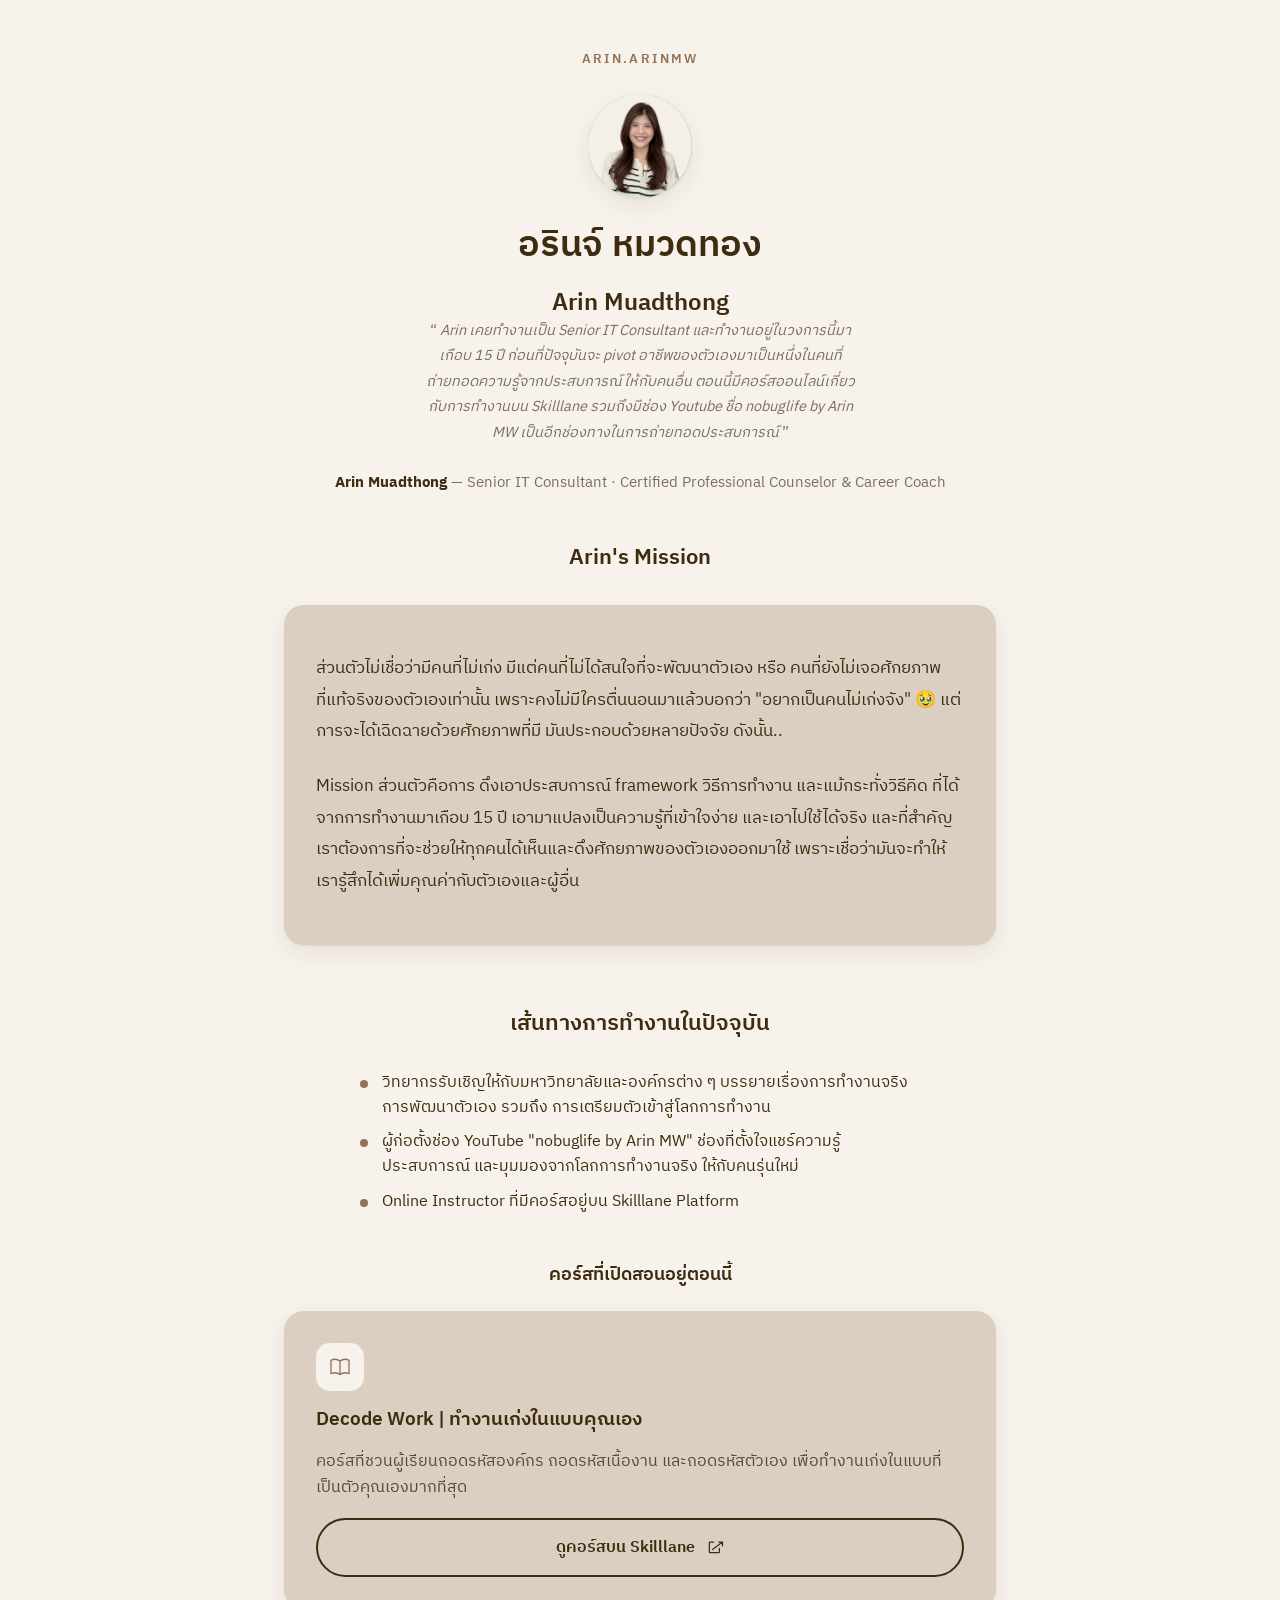
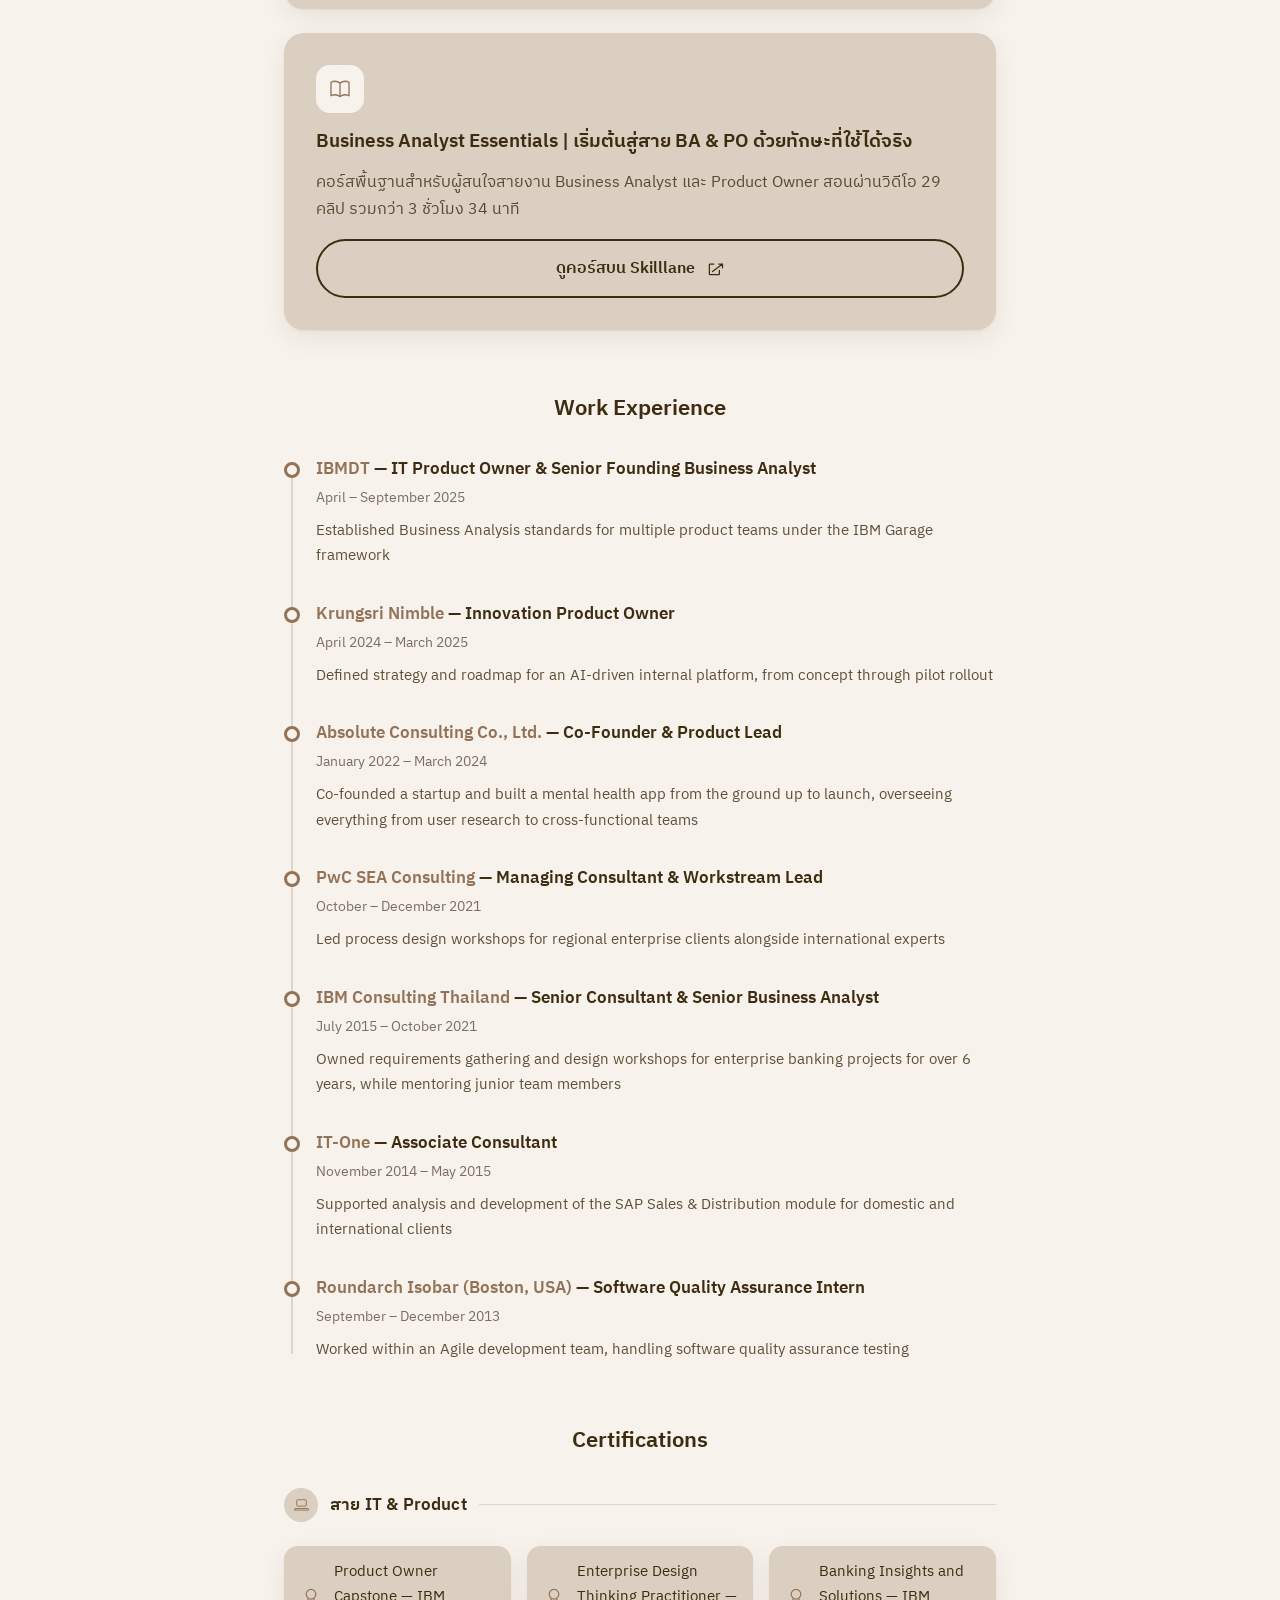
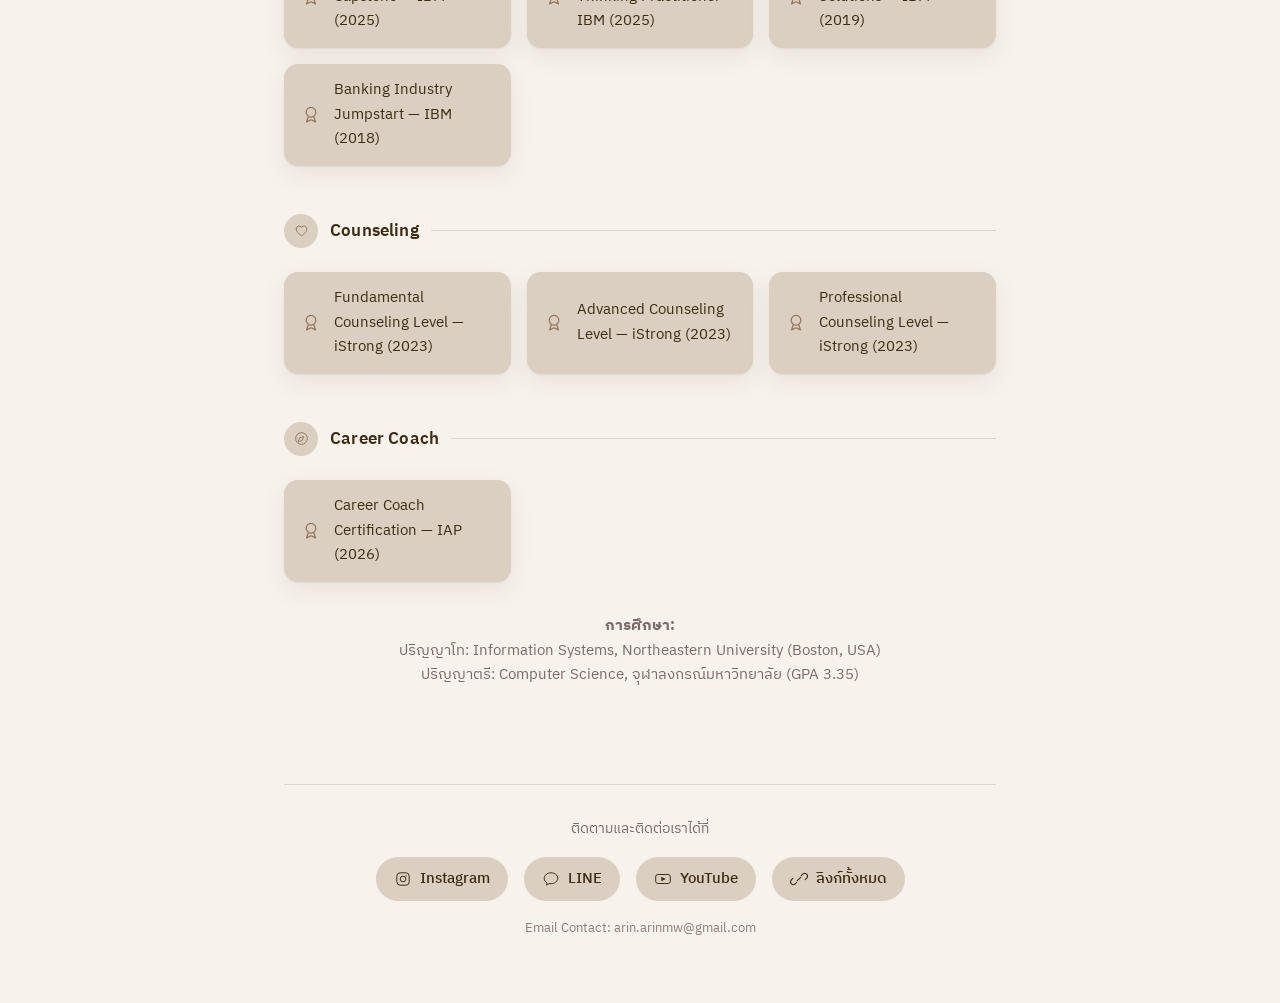
<file: index.html>
<!DOCTYPE html>
<html lang="th">
<head>
<meta charset="UTF-8" />
<meta name="viewport" content="width=device-width, initial-scale=1" />
<title>arinmw profile | Arin Muadthong</title>
<meta name="description" content="Profile of Arin Muadthong" />
<meta property="og:title" content="อรินจ์ หมวดทอง | Arin Muadthong" />
<meta property="og:description" content="Senior IT Consultant, Certified Professional Counselor & Career Coach" />
<meta property="og:image" content="Media/Decode Skilllane - Facebook.png" />
<link rel="preconnect" href="https://fonts.googleapis.com" />
<link rel="preconnect" href="https://fonts.gstatic.com" crossorigin />
<link href="https://fonts.googleapis.com/css2?family=IBM+Plex+Sans+Thai:wght@300;400;500;600;700&display=swap" rel="stylesheet" />
<link rel="stylesheet" href="site.css" />
<style>
  body { font-family: "IBM Plex Sans Thai", "Noto Sans Thai", sans-serif; }
  h1, h2, h3 { font-family: "IBM Plex Sans Thai", "Noto Sans Thai", sans-serif; }
</style>
</head>
<body>
<div class="page">

  <header class="hero">
    <p class="eyebrow">arin.arinmw</p>
    <img class="avatar" src="Media/Profile%20final%20with%20circle.jpg" alt="รูปโปรไฟล์ของอรินจ์ หมวดทอง" />
    <h1>อรินจ์ หมวดทอง</h1>
    <h2>Arin Muadthong</h2>
    <p class="welcome-text">
      Arin เคยทำงานเป็น Senior IT Consultant และทำงานอยู่ในวงการนี้มาเกือบ 15 ปี
      ก่อนที่ปัจจุบันจะ pivot อาชีพของตัวเองมาเป็นหนึ่งในคนที่ถ่ายทอดความรู้จากประสบการณ์ให้กับคนอื่น
      ตอนนี้มีคอร์สออนไลน์เกี่ยวกับการทำงานบน Skilllane
      รวมถึงมีช่อง Youtube ชื่อ nobuglife by Arin MW เป็นอีกช่องทางในการถ่ายทอดประสบการณ์
    </p>
    <p class="hero-signature"><strong>Arin Muadthong</strong> — Senior IT Consultant · Certified Professional Counselor &amp; Career Coach</p>
  </header>

  <main>

    <!-- Mission -->
    <section class="section-block" aria-labelledby="mission-heading">
      <h2 id="mission-heading" class="section-heading">Arin's Mission</h2>
      <div class="mission-card">
        <p>
          ส่วนตัวไม่เชื่อว่ามีคนที่ไม่เก่ง มีแต่คนที่ไม่ได้สนใจที่จะพัฒนาตัวเอง หรือ
          คนที่ยังไม่เจอศักยภาพที่แท้จริงของตัวเองเท่านั้น เพราะคงไม่มีใครตื่นนอนมาแล้วบอกว่า "อยากเป็นคนไม่เก่งจัง" 🥹
          แต่การจะได้เฉิดฉายด้วยศักยภาพที่มี มันประกอบด้วยหลายปัจจัย ดังนั้น..
        </p>
        <p>
          Mission ส่วนตัวคือการ ดึงเอาประสบการณ์ framework วิธีการทำงาน และแม้กระทั่งวิธีคิด
          ที่ได้จากการทำงานมาเกือบ 15 ปี เอามาแปลงเป็นความรู้ที่เข้าใจง่าย และเอาไปใช้ได้จริง
          และที่สำคัญ เราต้องการที่จะช่วยให้ทุกคนได้เห็นและดึงศักยภาพของตัวเองออกมาใช้
          เพราะเชื่อว่ามันจะทำให้เรารู้สึกได้เพิ่มคุณค่ากับตัวเองและผู้อื่น
        </p>
      </div>
    </section>

    <!-- Current career -->
    <section class="section-block" aria-labelledby="career-heading">
      <h2 id="career-heading" class="section-heading">เส้นทางการทำงานในปัจจุบัน</h2>
      <p class="section-intro">
        <!--ในงานปัจจุบัน สิ่งที่ทำเพื่อให้คนอื่นได้รับประโยชน์ มีดังนี้-->
      </p>
      <ul class="intro-list">
        <li>วิทยากรรับเชิญให้กับมหาวิทยาลัยและองค์กรต่าง ๆ บรรยายเรื่องการทำงานจริง การพัฒนาตัวเอง รวมถึง การเตรียมตัวเข้าสู่โลกการทำงาน</li>
        <li>ผู้ก่อตั้งช่อง YouTube "nobuglife by Arin MW" ช่องที่ตั้งใจแชร์ความรู้ ประสบการณ์ และมุมมองจากโลกการทำงานจริง ให้กับคนรุ่นใหม่</li>
        <li>Online Instructor ที่มีคอร์สอยู่บน Skilllane Platform</li>
      </ul>

      <h3 class="subsection-heading">คอร์สที่เปิดสอนอยู่ตอนนี้</h3>
      <ul class="cards">

        <li class="card">
          <div class="card-icon" aria-hidden="true">
            <svg viewBox="0 0 256 256" fill="none" xmlns="http://www.w3.org/2000/svg"><path d="M32 56c32-16 64-16 96 8 32-24 64-24 96-8v144c-32-16-64-16-96 8-32-24-64-24-96-8Z" stroke="currentColor" stroke-width="14" stroke-linejoin="round" stroke-linecap="round"/><path d="M128 64v144" stroke="currentColor" stroke-width="14" stroke-linecap="round"/></svg>
          </div>
          <h3>Decode Work | ทำงานเก่งในแบบคุณเอง</h3>
          <p>คอร์สที่ชวนผู้เรียนถอดรหัสองค์กร ถอดรหัสเนื้องาน และถอดรหัสตัวเอง เพื่อทำงานเก่งในแบบที่เป็นตัวคุณเองมากที่สุด</p>
          <a class="btn btn-outline" href="https://www.skilllane.com/instructors/arin_ygqk-y5jxbg" target="_blank" rel="noopener">
            ดูคอร์สบน Skilllane
            <svg viewBox="0 0 256 256" fill="none" aria-hidden="true"><path d="M176 64h48v48M96 160l128-96" stroke="currentColor" stroke-width="16" stroke-linecap="round" stroke-linejoin="round"/><path d="M184 144v48a8 8 0 0 1-8 8H64a8 8 0 0 1-8-8V72a8 8 0 0 1 8-8h48" stroke="currentColor" stroke-width="16" stroke-linecap="round" stroke-linejoin="round"/></svg>
          </a>
        </li>

        <li class="card">
          <div class="card-icon" aria-hidden="true">
            <svg viewBox="0 0 256 256" fill="none" xmlns="http://www.w3.org/2000/svg"><path d="M32 56c32-16 64-16 96 8 32-24 64-24 96-8v144c-32-16-64-16-96 8-32-24-64-24-96-8Z" stroke="currentColor" stroke-width="14" stroke-linejoin="round" stroke-linecap="round"/><path d="M128 64v144" stroke="currentColor" stroke-width="14" stroke-linecap="round"/></svg>
          </div>
          <h3>Business Analyst Essentials | เริ่มต้นสู่สาย BA &amp; PO ด้วยทักษะที่ใช้ได้จริง</h3>
          <p>คอร์สพื้นฐานสำหรับผู้สนใจสายงาน Business Analyst และ Product Owner สอนผ่านวิดีโอ 29 คลิป รวมกว่า 3 ชั่วโมง 34 นาที</p>
          <a class="btn btn-outline" href="https://www.skilllane.com/courses/BA-Essentials" target="_blank" rel="noopener">
            ดูคอร์สบน Skilllane
            <svg viewBox="0 0 256 256" fill="none" aria-hidden="true"><path d="M176 64h48v48M96 160l128-96" stroke="currentColor" stroke-width="16" stroke-linecap="round" stroke-linejoin="round"/><path d="M184 144v48a8 8 0 0 1-8 8H64a8 8 0 0 1-8-8V72a8 8 0 0 1 8-8h48" stroke="currentColor" stroke-width="16" stroke-linecap="round" stroke-linejoin="round"/></svg>
          </a>
        </li>

      </ul>
    </section>

    <!-- Previous experience -->
    <section class="section-block" aria-labelledby="experience-heading">
      <h2 id="experience-heading" class="section-heading">Work Experience</h2>
      <ol class="timeline">

        <li class="timeline-item">
          <span class="timeline-marker" aria-hidden="true"></span>
          <span class="timeline-role"><span class="timeline-company">IBMDT</span> — IT Product Owner &amp; Senior Founding Business Analyst</span>
          <p class="timeline-date">April – September 2025</p>
        <p class="timeline-desc">Established Business Analysis standards for multiple product teams under the IBM Garage framework</p>
        </li>

        <li class="timeline-item">
          <span class="timeline-marker" aria-hidden="true"></span>
          <span class="timeline-role"><span class="timeline-company">Krungsri Nimble</span> — Innovation Product Owner</span>
          <p class="timeline-date">April 2024 – March 2025</p>
          <p class="timeline-desc">Defined strategy and roadmap for an AI-driven internal platform, from concept through pilot rollout</p>
        </li>

        <li class="timeline-item">
          <span class="timeline-marker" aria-hidden="true"></span>
          <span class="timeline-role"><span class="timeline-company">Absolute Consulting Co., Ltd.</span> — Co-Founder &amp; Product Lead</span>
          <p class="timeline-date">January 2022 – March 2024</p>
          <p class="timeline-desc">Co-founded a startup and built a mental health app from the ground up to launch, overseeing everything from user research to cross-functional teams</p>
        </li>

        <li class="timeline-item">
          <span class="timeline-marker" aria-hidden="true"></span>
          <span class="timeline-role"><span class="timeline-company">PwC SEA Consulting</span> — Managing Consultant &amp; Workstream Lead</span>
          <p class="timeline-date">October – December 2021</p>
         <p class="timeline-desc">Led process design workshops for regional enterprise clients alongside international experts</p>
        </li>

        <li class="timeline-item">
          <span class="timeline-marker" aria-hidden="true"></span>
          <span class="timeline-role"><span class="timeline-company">IBM Consulting Thailand</span> — Senior Consultant &amp; Senior Business Analyst</span>
          <p class="timeline-date">July 2015 – October 2021</p>
          <p class="timeline-desc">Owned requirements gathering and design workshops for enterprise banking projects for over 6 years, while mentoring junior team members</p>
        </li>

        <li class="timeline-item">
          <span class="timeline-marker" aria-hidden="true"></span>
          <span class="timeline-role"><span class="timeline-company">IT-One</span> — Associate Consultant</span>
          <p class="timeline-date">November 2014 – May 2015</p>
          <p class="timeline-desc">Supported analysis and development of the SAP Sales &amp; Distribution module for domestic and international clients</p>
        </li>

        <li class="timeline-item">
          <span class="timeline-marker" aria-hidden="true"></span>
          <span class="timeline-role"><span class="timeline-company">Roundarch Isobar (Boston, USA)</span> — Software Quality Assurance Intern</span>
          <p class="timeline-date">September – December 2013</p>
          <p class="timeline-desc">Worked within an Agile development team, handling software quality assurance testing</p>
        </li>

      </ol>
    </section>

    <!-- Certifications -->
    <section class="section-block" aria-labelledby="certs-heading">
      <h2 id="certs-heading" class="section-heading">Certifications</h2>

      <h3 class="cert-group-heading cert-group-heading--first">
        <span class="cert-group-icon">
          <svg viewBox="0 0 256 256" fill="none" aria-hidden="true"><rect x="56" y="56" width="144" height="96" rx="10" stroke="currentColor" stroke-width="14"/><path d="M32 188h192l14 24H18Z" stroke="currentColor" stroke-width="14" stroke-linejoin="round"/></svg>
        </span>
        สาย IT &amp; Product
      </h3>
      <ul class="badge-grid">

        <li class="badge">
          <svg viewBox="0 0 256 256" fill="none" aria-hidden="true"><circle cx="128" cy="96" r="56" stroke="currentColor" stroke-width="14"/><path d="M96 148 76 208l52-24 52 24-20-60" stroke="currentColor" stroke-width="14" stroke-linejoin="round" stroke-linecap="round"/></svg>
          Product Owner Capstone — IBM (2025)
        </li>

        <li class="badge">
          <svg viewBox="0 0 256 256" fill="none" aria-hidden="true"><circle cx="128" cy="96" r="56" stroke="currentColor" stroke-width="14"/><path d="M96 148 76 208l52-24 52 24-20-60" stroke="currentColor" stroke-width="14" stroke-linejoin="round" stroke-linecap="round"/></svg>
          Enterprise Design Thinking Practitioner — IBM (2025)
        </li>

        <li class="badge">
          <svg viewBox="0 0 256 256" fill="none" aria-hidden="true"><circle cx="128" cy="96" r="56" stroke="currentColor" stroke-width="14"/><path d="M96 148 76 208l52-24 52 24-20-60" stroke="currentColor" stroke-width="14" stroke-linejoin="round" stroke-linecap="round"/></svg>
          Banking Insights and Solutions — IBM (2019)
        </li>

        <li class="badge">
          <svg viewBox="0 0 256 256" fill="none" aria-hidden="true"><circle cx="128" cy="96" r="56" stroke="currentColor" stroke-width="14"/><path d="M96 148 76 208l52-24 52 24-20-60" stroke="currentColor" stroke-width="14" stroke-linejoin="round" stroke-linecap="round"/></svg>
          Banking Industry Jumpstart — IBM (2018)
        </li>

      </ul>

      <h3 class="cert-group-heading">
        <span class="cert-group-icon">
          <svg viewBox="0 0 256 256" fill="none" aria-hidden="true"><path d="M128 208S48 160 48 104a44 44 0 0 1 80-24 44 44 0 0 1 80 24c0 56-80 104-80 104Z" stroke="currentColor" stroke-width="14" stroke-linejoin="round"/></svg>
        </span>
        Counseling
      </h3>
      <ul class="badge-grid">

        <li class="badge">
          <svg viewBox="0 0 256 256" fill="none" aria-hidden="true"><circle cx="128" cy="96" r="56" stroke="currentColor" stroke-width="14"/><path d="M96 148 76 208l52-24 52 24-20-60" stroke="currentColor" stroke-width="14" stroke-linejoin="round" stroke-linecap="round"/></svg>
          Fundamental Counseling Level — iStrong (2023)
        </li>

        <li class="badge">
          <svg viewBox="0 0 256 256" fill="none" aria-hidden="true"><circle cx="128" cy="96" r="56" stroke="currentColor" stroke-width="14"/><path d="M96 148 76 208l52-24 52 24-20-60" stroke="currentColor" stroke-width="14" stroke-linejoin="round" stroke-linecap="round"/></svg>
          Advanced Counseling Level — iStrong (2023)
        </li>

        <li class="badge">
          <svg viewBox="0 0 256 256" fill="none" aria-hidden="true"><circle cx="128" cy="96" r="56" stroke="currentColor" stroke-width="14"/><path d="M96 148 76 208l52-24 52 24-20-60" stroke="currentColor" stroke-width="14" stroke-linejoin="round" stroke-linecap="round"/></svg>
          Professional Counseling Level — iStrong (2023)
        </li>

      </ul>

      <h3 class="cert-group-heading">
        <span class="cert-group-icon">
          <svg viewBox="0 0 256 256" fill="none" aria-hidden="true"><circle cx="128" cy="128" r="88" stroke="currentColor" stroke-width="14"/><path d="M158 98l-20 60-60 20 20-60Z" stroke="currentColor" stroke-width="14" stroke-linejoin="round"/></svg>
        </span>
        Career Coach
      </h3>
      <ul class="badge-grid">

        <li class="badge">
          <svg viewBox="0 0 256 256" fill="none" aria-hidden="true"><circle cx="128" cy="96" r="56" stroke="currentColor" stroke-width="14"/><path d="M96 148 76 208l52-24 52 24-20-60" stroke="currentColor" stroke-width="14" stroke-linejoin="round" stroke-linecap="round"/></svg>
          Career Coach Certification — IAP (2026)
        </li>

      </ul>
      <p class="education-note">
        <b>การศึกษา:</b> 
        <br> ปริญญาโท: Information Systems, Northeastern University (Boston, USA)
        <br> ปริญญาตรี: Computer Science, จุฬาลงกรณ์มหาวิทยาลัย (GPA 3.35)
      </p>
    </section>

  </main>

  <footer class="site-footer">
    <p>ติดตามและติดต่อเราได้ที่</p>
    <div class="social-links">
      <a class="social-link" href="https://www.instagram.com/arin.arinmw" target="_blank" rel="noopener">
        <svg viewBox="0 0 256 256" fill="none" aria-hidden="true"><rect x="40" y="40" width="176" height="176" rx="48" stroke="currentColor" stroke-width="14"/><circle cx="128" cy="128" r="40" stroke="currentColor" stroke-width="14"/><circle cx="172" cy="84" r="9" fill="currentColor"/></svg>
        Instagram
      </a>
      <a class="social-link" href="https://line.me/R/ti/p/@876jysiy?ts=08031747&amp;oat_content=url" target="_blank" rel="noopener">
        <svg viewBox="0 0 256 256" fill="none" aria-hidden="true"><path d="M128 40c-52.9 0-96 35.5-96 79.3 0 26.9 16.3 50.6 41.1 65.2-1.8 6.4-6.6 23.3-7.6 27-1.2 4.5 1.7 4.5 3.5 3.3 1.4-.9 22.7-15.4 32-21.7 8.7 1.3 17.7 2 27 2 52.9 0 96-35.5 96-79.3S180.9 40 128 40Z" stroke="currentColor" stroke-width="14" stroke-linejoin="round"/></svg>
        LINE
      </a>
      <a class="social-link" href="https://www.youtube.com/@arinmw" target="_blank" rel="noopener">
        <svg viewBox="0 0 256 256" fill="none" aria-hidden="true"><rect x="24" y="64" width="208" height="128" rx="32" stroke="currentColor" stroke-width="14"/><path d="M104 96l64 32-64 32Z" fill="currentColor"/></svg>
        YouTube
      </a>
      <a class="social-link" href="https://lnk.bio/arin.arinmw" target="_blank" rel="noopener">
        <svg viewBox="0 0 256 256" fill="none" aria-hidden="true"><path d="M104 152l48-48M96 176l-24 24a40 40 0 0 1-56-56l24-24M160 80l24-24a40 40 0 0 1 56 56l-24 24" stroke="currentColor" stroke-width="16" stroke-linecap="round" stroke-linejoin="round"/></svg>
        ลิงก์ทั้งหมด
      </a>
    </div>
    <p class="copyright">Email Contact: arin.arinmw@gmail.com</p>
  </footer>

</div>
</body>
</html>
</file>
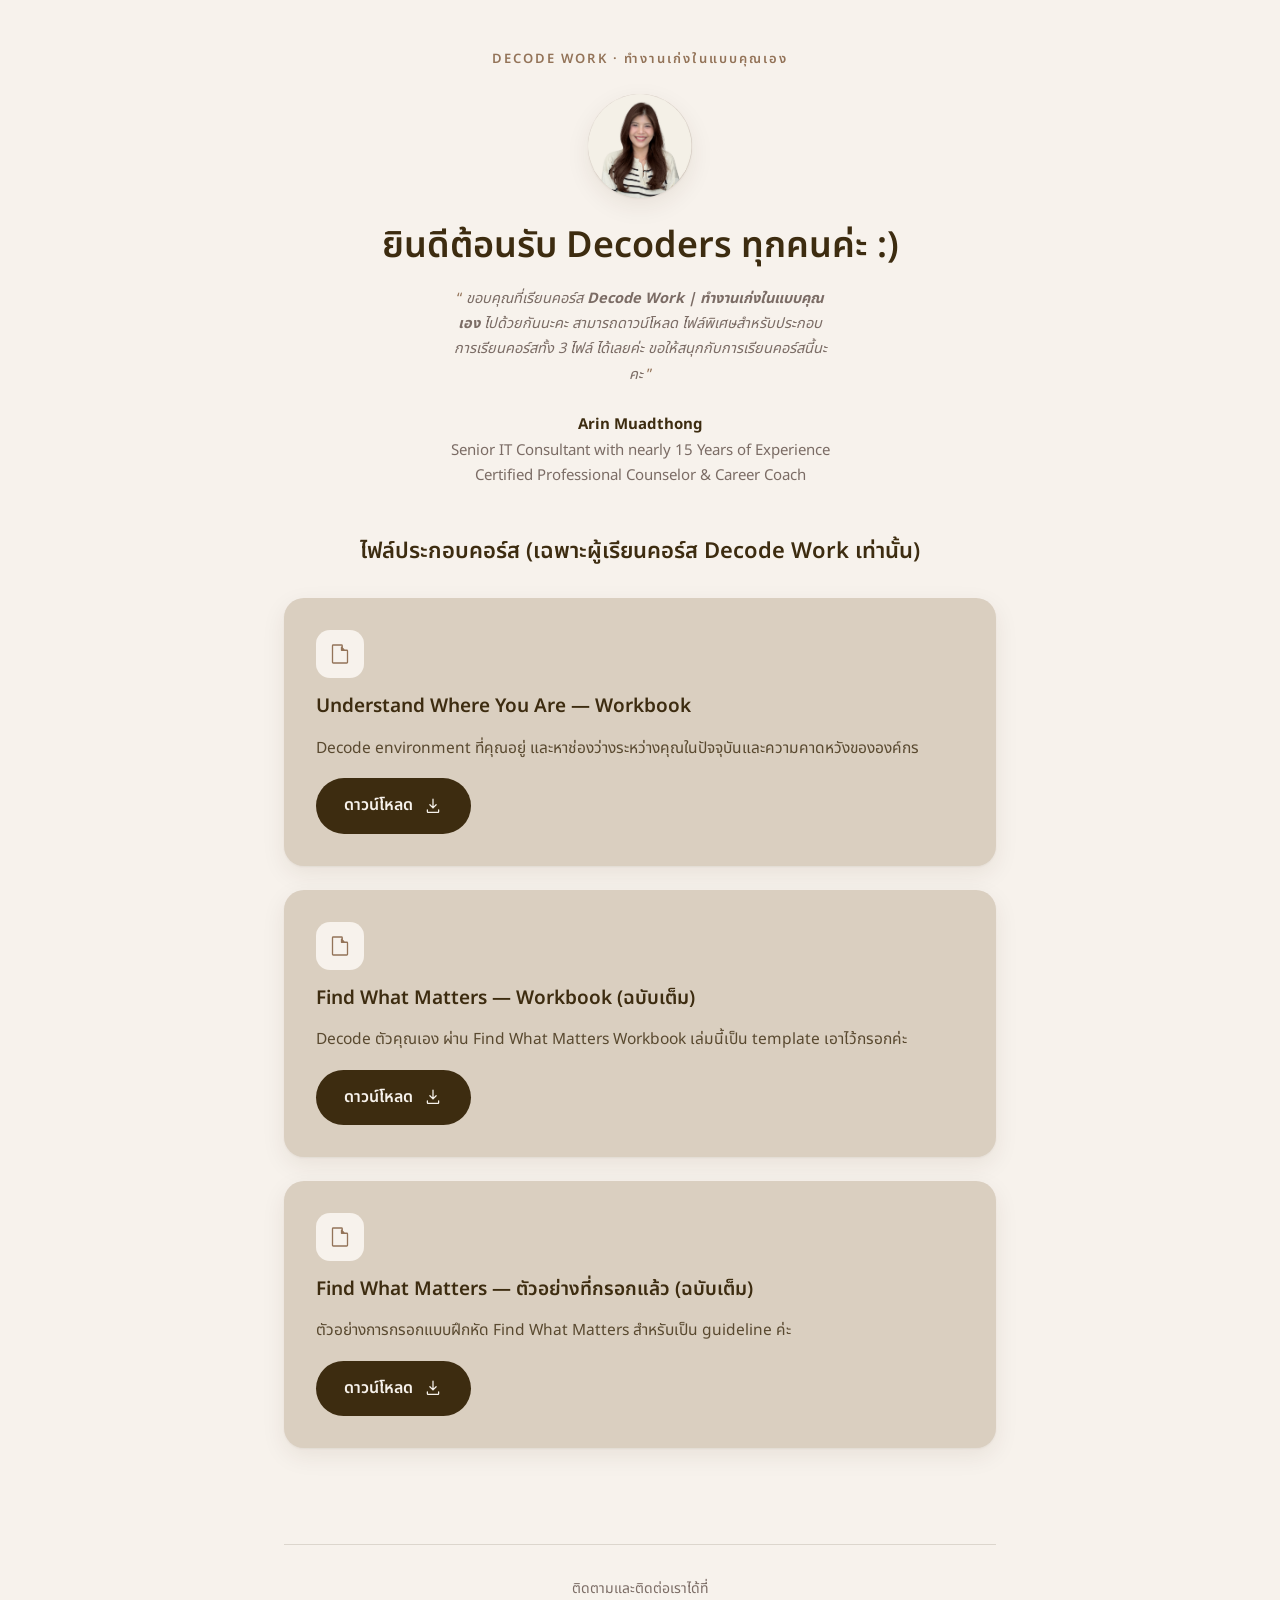
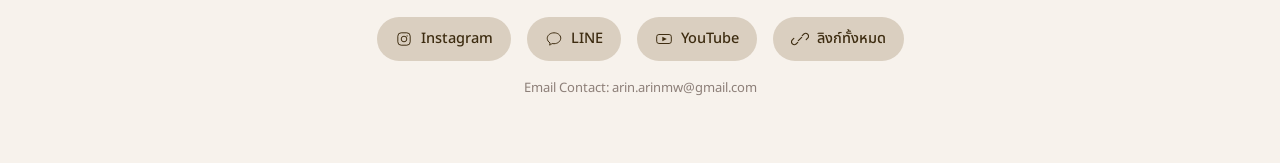
<file: decode-work.html>
<!DOCTYPE html>
<html lang="th">
<head>
<meta charset="UTF-8" />
<meta name="viewport" content="width=device-width, initial-scale=1" />
<title>ไฟล์ประกอบคอร์ส | Decode Work | ทำงานเก่งในแบบคุณเอง</title>
<meta name="robots" content="noindex" />
<meta name="description" content="ไฟล์ประกอบคอร์สออนไลน์ Decode Work | ทำงานเก่งในแบบคุณเอง สำหรับผู้เรียนคอร์สนี้เท่านั้น" />
<meta property="og:title" content="Decode Work | ทำงานเก่งในแบบคุณเอง" />
<meta property="og:description" content="ไฟล์ประกอบคอร์สออนไลน์ Decode Work สำหรับผู้เรียนคอร์สนี้เท่านั้น" />
<meta property="og:image" content="Media/Decode Skilllane - Facebook.png" />
<link rel="preconnect" href="https://fonts.googleapis.com" />
<link rel="preconnect" href="https://fonts.gstatic.com" crossorigin />
<link href="https://fonts.googleapis.com/css2?family=Taviraj:wght@400;500;600;700&family=Noto+Sans+Thai:wght@400;500;600;700&display=swap" rel="stylesheet" />
<link rel="stylesheet" href="site.css" />
</head>
<body>
<div class="page">

  <header class="hero">
    <p class="eyebrow">Decode Work · ทำงานเก่งในแบบคุณเอง</p>
    <img class="avatar" src="Media/Profile%20final%20with%20circle.jpg" alt="รูปโปรไฟล์ของ Arin Muadthong ผู้สอนคอร์ส Decode Work" />
    <h1>ยินดีต้อนรับ Decoders ทุกคนค่ะ :)</h1>
    <p class="welcome-text">
      ขอบคุณที่เรียนคอร์ส <strong>Decode Work | ทำงานเก่งในแบบคุณเอง</strong> ไปด้วยกันนะคะ
      สามารถดาวน์โหลด ไฟล์พิเศษสำหรับประกอบการเรียนคอร์สทั้ง 3 ไฟล์ ได้เลยค่ะ
      ขอให้สนุกกับการเรียนคอร์สนี้นะคะ
    </p>
    <p class="hero-signature"><strong>Arin Muadthong</strong>
      <br>Senior IT Consultant with nearly 15 Years of Experience 
      <br>Certified Professional Counselor &amp; Career Coach</p>
  </header>

  <main>
    <section aria-labelledby="list-heading">
      <h2 id="list-heading" class="section-heading">ไฟล์ประกอบคอร์ส (เฉพาะผู้เรียนคอร์ส Decode Work เท่านั้น)</h2>
      <ul class="cards">

        <li class="card">
          <div class="card-icon" aria-hidden="true">
            <svg viewBox="0 0 256 256" fill="none" xmlns="http://www.w3.org/2000/svg"><path d="M200 88h-48V40a8 8 0 0 0-8-8H56a8 8 0 0 0-8 8v176a8 8 0 0 0 8 8h144a8 8 0 0 0 8-8V96a8 8 0 0 0-8-8Zm-56-32 32 32h-32Z" stroke="currentColor" stroke-width="14" stroke-linejoin="round"/></svg>
          </div>
          <h3>Understand Where You Are — Workbook</h3>
          <p>Decode environment ที่คุณอยู่ และหาช่องว่างระหว่างคุณในปัจจุบันและความคาดหวังขององค์กร</p>
          <a class="btn btn-primary" href="Files/Understand Where You Are Workbook.pdf" download>
            ดาวน์โหลด
            <svg viewBox="0 0 256 256" fill="none" aria-hidden="true"><path d="M128 152V40M88 112l40 40 40-40M56 176v24a8 8 0 0 0 8 8h128a8 8 0 0 0 8-8v-24" stroke="currentColor" stroke-width="16" stroke-linecap="round" stroke-linejoin="round"/></svg>
          </a>
        </li>

        <li class="card">
          <div class="card-icon" aria-hidden="true">
            <svg viewBox="0 0 256 256" fill="none" xmlns="http://www.w3.org/2000/svg"><path d="M200 88h-48V40a8 8 0 0 0-8-8H56a8 8 0 0 0-8 8v176a8 8 0 0 0 8 8h144a8 8 0 0 0 8-8V96a8 8 0 0 0-8-8Zm-56-32 32 32h-32Z" stroke="currentColor" stroke-width="14" stroke-linejoin="round"/></svg>
          </div>
          <h3>Find What Matters — Workbook (ฉบับเต็ม)</h3>
          <p>Decode ตัวคุณเอง ผ่าน Find What Matters Workbook เล่มนี้เป็น template เอาไว้กรอกค่ะ</p>
          <a class="btn btn-primary" href="Files/Full Find-What-Matters-Workbook-TH.pdf" download>
            ดาวน์โหลด
            <svg viewBox="0 0 256 256" fill="none" aria-hidden="true"><path d="M128 152V40M88 112l40 40 40-40M56 176v24a8 8 0 0 0 8 8h128a8 8 0 0 0 8-8v-24" stroke="currentColor" stroke-width="16" stroke-linecap="round" stroke-linejoin="round"/></svg>
          </a>
        </li>

        <li class="card">
          <div class="card-icon" aria-hidden="true">
            <svg viewBox="0 0 256 256" fill="none" xmlns="http://www.w3.org/2000/svg"><path d="M200 88h-48V40a8 8 0 0 0-8-8H56a8 8 0 0 0-8 8v176a8 8 0 0 0 8 8h144a8 8 0 0 0 8-8V96a8 8 0 0 0-8-8Zm-56-32 32 32h-32Z" stroke="currentColor" stroke-width="14" stroke-linejoin="round"/></svg>
          </div>
          <h3>Find What Matters — ตัวอย่างที่กรอกแล้ว (ฉบับเต็ม)</h3>
          <p>ตัวอย่างการกรอกแบบฝึกหัด Find What Matters สำหรับเป็น guideline ค่ะ</p>
          <a class="btn btn-primary" href="Files/Full Find-What-Matters-Completed-Example-TH.pdf" download>
            ดาวน์โหลด
            <svg viewBox="0 0 256 256" fill="none" aria-hidden="true"><path d="M128 152V40M88 112l40 40 40-40M56 176v24a8 8 0 0 0 8 8h128a8 8 0 0 0 8-8v-24" stroke="currentColor" stroke-width="16" stroke-linecap="round" stroke-linejoin="round"/></svg>
          </a>
        </li>

      </ul>
    </section>
  </main>

  <footer class="site-footer">
    <p>ติดตามและติดต่อเราได้ที่</p>
    <div class="social-links">
      <a class="social-link" href="https://www.instagram.com/arin.arinmw" target="_blank" rel="noopener">
        <svg viewBox="0 0 256 256" fill="none" aria-hidden="true"><rect x="40" y="40" width="176" height="176" rx="48" stroke="currentColor" stroke-width="14"/><circle cx="128" cy="128" r="40" stroke="currentColor" stroke-width="14"/><circle cx="172" cy="84" r="9" fill="currentColor"/></svg>
        Instagram
      </a>
      <a class="social-link" href="https://line.me/R/ti/p/@876jysiy?ts=08031747&amp;oat_content=url" target="_blank" rel="noopener">
        <svg viewBox="0 0 256 256" fill="none" aria-hidden="true"><path d="M128 40c-52.9 0-96 35.5-96 79.3 0 26.9 16.3 50.6 41.1 65.2-1.8 6.4-6.6 23.3-7.6 27-1.2 4.5 1.7 4.5 3.5 3.3 1.4-.9 22.7-15.4 32-21.7 8.7 1.3 17.7 2 27 2 52.9 0 96-35.5 96-79.3S180.9 40 128 40Z" stroke="currentColor" stroke-width="14" stroke-linejoin="round"/></svg>
        LINE
      </a>
      <a class="social-link" href="https://www.youtube.com/@arinmw" target="_blank" rel="noopener">
        <svg viewBox="0 0 256 256" fill="none" aria-hidden="true"><rect x="24" y="64" width="208" height="128" rx="32" stroke="currentColor" stroke-width="14"/><path d="M104 96l64 32-64 32Z" fill="currentColor"/></svg>
        YouTube
      </a>
      <a class="social-link" href="https://lnk.bio/arin.arinmw" target="_blank" rel="noopener">
        <svg viewBox="0 0 256 256" fill="none" aria-hidden="true"><path d="M104 152l48-48M96 176l-24 24a40 40 0 0 1-56-56l24-24M160 80l24-24a40 40 0 0 1 56 56l-24 24" stroke="currentColor" stroke-width="16" stroke-linecap="round" stroke-linejoin="round"/></svg>
        ลิงก์ทั้งหมด
      </a>
    </div>
    <p class="copyright">Email Contact: arin.arinmw@gmail.com</p>
  </footer>

</div>
</body>
</html>
</file>
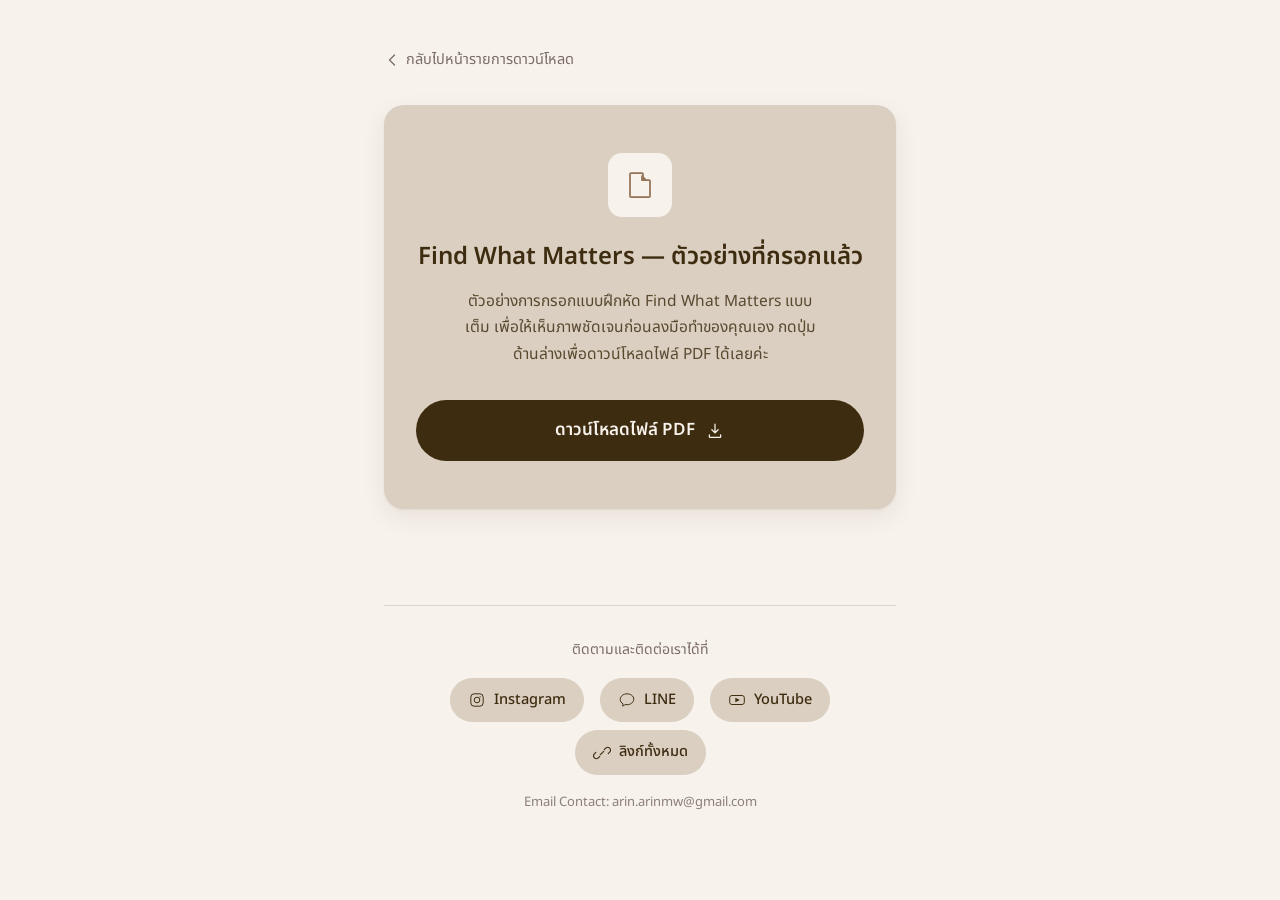
<file: download-free-example.html>
<!DOCTYPE html>
<html lang="th">
<head>
<meta charset="UTF-8" />
<meta name="viewport" content="width=device-width, initial-scale=1" />
<title>ดาวน์โหลด: Find What Matters ตัวอย่าง | Decode Work</title>
<meta name="robots" content="noindex" />
<link rel="preconnect" href="https://fonts.googleapis.com" />
<link rel="preconnect" href="https://fonts.gstatic.com" crossorigin />
<link href="https://fonts.googleapis.com/css2?family=Taviraj:wght@400;500;600;700&family=Noto+Sans+Thai:wght@400;500;600;700&display=swap" rel="stylesheet" />
<link rel="stylesheet" href="site.css" />
</head>
<body>
<div class="page page-narrow">

  <a class="back-link" href="free.html">
    <svg viewBox="0 0 256 256" fill="none" width="16" height="16" aria-hidden="true"><path d="M168 208 88 128l80-80" stroke="currentColor" stroke-width="20" stroke-linecap="round" stroke-linejoin="round"/></svg>
    กลับไปหน้ารายการดาวน์โหลด
  </a>

  <div class="download-card">
    <div class="card-icon" aria-hidden="true">
      <svg viewBox="0 0 256 256" fill="none" xmlns="http://www.w3.org/2000/svg"><path d="M200 88h-48V40a8 8 0 0 0-8-8H56a8 8 0 0 0-8 8v176a8 8 0 0 0 8 8h144a8 8 0 0 0 8-8V96a8 8 0 0 0-8-8Zm-56-32 32 32h-32Z" stroke="currentColor" stroke-width="14" stroke-linejoin="round"/></svg>
    </div>
    <h1>Find What Matters — ตัวอย่างที่กรอกแล้ว</h1>
    <p>ตัวอย่างการกรอกแบบฝึกหัด Find What Matters แบบเต็ม เพื่อให้เห็นภาพชัดเจนก่อนลงมือทำของคุณเอง กดปุ่มด้านล่างเพื่อดาวน์โหลดไฟล์ PDF ได้เลยค่ะ</p>
    <a class="btn btn-primary btn-large" href="Files/Find-What-Matters-Completed-Example-TH.pdf" download>
      ดาวน์โหลดไฟล์ PDF
      <svg viewBox="0 0 256 256" fill="none" aria-hidden="true"><path d="M128 152V40M88 112l40 40 40-40M56 176v24a8 8 0 0 0 8 8h128a8 8 0 0 0 8-8v-24" stroke="currentColor" stroke-width="16" stroke-linecap="round" stroke-linejoin="round"/></svg>
    </a>
  </div>

  <footer class="site-footer">
    <p>ติดตามและติดต่อเราได้ที่</p>
    <div class="social-links">
      <a class="social-link" href="https://www.instagram.com/arin.arinmw" target="_blank" rel="noopener">
        <svg viewBox="0 0 256 256" fill="none" aria-hidden="true"><rect x="40" y="40" width="176" height="176" rx="48" stroke="currentColor" stroke-width="14"/><circle cx="128" cy="128" r="40" stroke="currentColor" stroke-width="14"/><circle cx="172" cy="84" r="9" fill="currentColor"/></svg>
        Instagram
      </a>
      <a class="social-link" href="https://line.me/R/ti/p/@876jysiy?ts=08031747&amp;oat_content=url" target="_blank" rel="noopener">
        <svg viewBox="0 0 256 256" fill="none" aria-hidden="true"><path d="M128 40c-52.9 0-96 35.5-96 79.3 0 26.9 16.3 50.6 41.1 65.2-1.8 6.4-6.6 23.3-7.6 27-1.2 4.5 1.7 4.5 3.5 3.3 1.4-.9 22.7-15.4 32-21.7 8.7 1.3 17.7 2 27 2 52.9 0 96-35.5 96-79.3S180.9 40 128 40Z" stroke="currentColor" stroke-width="14" stroke-linejoin="round"/></svg>
        LINE
      </a>
      <a class="social-link" href="https://www.youtube.com/@arinmw" target="_blank" rel="noopener">
        <svg viewBox="0 0 256 256" fill="none" aria-hidden="true"><rect x="24" y="64" width="208" height="128" rx="32" stroke="currentColor" stroke-width="14"/><path d="M104 96l64 32-64 32Z" fill="currentColor"/></svg>
        YouTube
      </a>
      <a class="social-link" href="https://lnk.bio/arin.arinmw" target="_blank" rel="noopener">
        <svg viewBox="0 0 256 256" fill="none" aria-hidden="true"><path d="M104 152l48-48M96 176l-24 24a40 40 0 0 1-56-56l24-24M160 80l24-24a40 40 0 0 1 56 56l-24 24" stroke="currentColor" stroke-width="16" stroke-linecap="round" stroke-linejoin="round"/></svg>
        ลิงก์ทั้งหมด
      </a>
    </div>
    <p class="copyright">Email Contact: arin.arinmw@gmail.com</p>
  </footer>

</div>
</body>
</html>
</file>
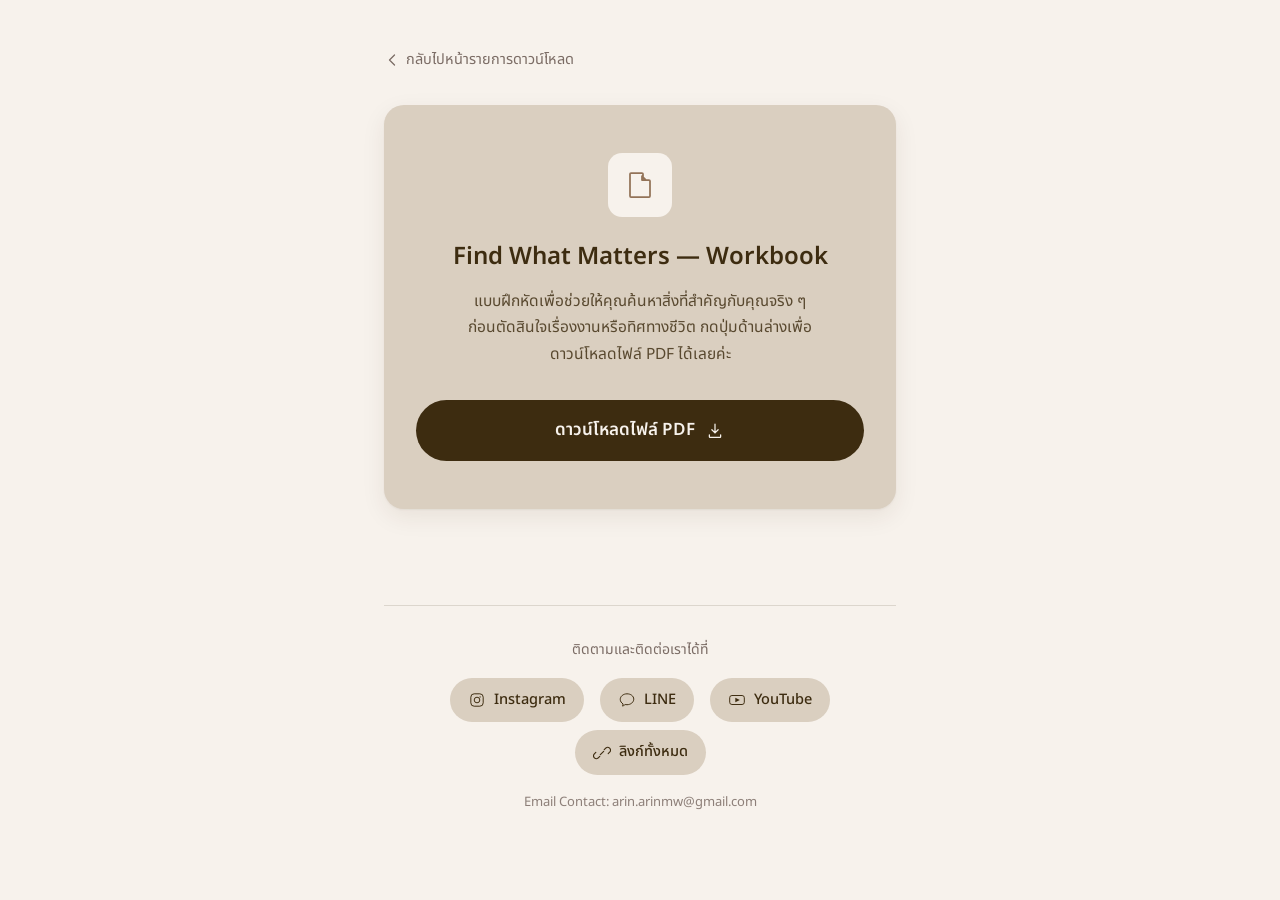
<file: download-free-workbook.html>
<!DOCTYPE html>
<html lang="th">
<head>
<meta charset="UTF-8" />
<meta name="viewport" content="width=device-width, initial-scale=1" />
<title>ดาวน์โหลด: Find What Matters Workbook | Decode Work</title>
<meta name="robots" content="noindex" />
<link rel="preconnect" href="https://fonts.googleapis.com" />
<link rel="preconnect" href="https://fonts.gstatic.com" crossorigin />
<link href="https://fonts.googleapis.com/css2?family=Taviraj:wght@400;500;600;700&family=Noto+Sans+Thai:wght@400;500;600;700&display=swap" rel="stylesheet" />
<link rel="stylesheet" href="site.css" />
</head>
<body>
<div class="page page-narrow">

  <a class="back-link" href="free.html">
    <svg viewBox="0 0 256 256" fill="none" width="16" height="16" aria-hidden="true"><path d="M168 208 88 128l80-80" stroke="currentColor" stroke-width="20" stroke-linecap="round" stroke-linejoin="round"/></svg>
    กลับไปหน้ารายการดาวน์โหลด
  </a>

  <div class="download-card">
    <div class="card-icon" aria-hidden="true">
      <svg viewBox="0 0 256 256" fill="none" xmlns="http://www.w3.org/2000/svg"><path d="M200 88h-48V40a8 8 0 0 0-8-8H56a8 8 0 0 0-8 8v176a8 8 0 0 0 8 8h144a8 8 0 0 0 8-8V96a8 8 0 0 0-8-8Zm-56-32 32 32h-32Z" stroke="currentColor" stroke-width="14" stroke-linejoin="round"/></svg>
    </div>
    <h1>Find What Matters — Workbook</h1>
    <p>แบบฝึกหัดเพื่อช่วยให้คุณค้นหาสิ่งที่สำคัญกับคุณจริง ๆ ก่อนตัดสินใจเรื่องงานหรือทิศทางชีวิต กดปุ่มด้านล่างเพื่อดาวน์โหลดไฟล์ PDF ได้เลยค่ะ</p>
    <a class="btn btn-primary btn-large" href="Files/Find-What-Matters-Workbook-TH.pdf" download>
      ดาวน์โหลดไฟล์ PDF
      <svg viewBox="0 0 256 256" fill="none" aria-hidden="true"><path d="M128 152V40M88 112l40 40 40-40M56 176v24a8 8 0 0 0 8 8h128a8 8 0 0 0 8-8v-24" stroke="currentColor" stroke-width="16" stroke-linecap="round" stroke-linejoin="round"/></svg>
    </a>
  </div>

  <footer class="site-footer">
    <p>ติดตามและติดต่อเราได้ที่</p>
    <div class="social-links">
      <a class="social-link" href="https://www.instagram.com/arin.arinmw" target="_blank" rel="noopener">
        <svg viewBox="0 0 256 256" fill="none" aria-hidden="true"><rect x="40" y="40" width="176" height="176" rx="48" stroke="currentColor" stroke-width="14"/><circle cx="128" cy="128" r="40" stroke="currentColor" stroke-width="14"/><circle cx="172" cy="84" r="9" fill="currentColor"/></svg>
        Instagram
      </a>
      <a class="social-link" href="https://line.me/R/ti/p/@876jysiy?ts=08031747&amp;oat_content=url" target="_blank" rel="noopener">
        <svg viewBox="0 0 256 256" fill="none" aria-hidden="true"><path d="M128 40c-52.9 0-96 35.5-96 79.3 0 26.9 16.3 50.6 41.1 65.2-1.8 6.4-6.6 23.3-7.6 27-1.2 4.5 1.7 4.5 3.5 3.3 1.4-.9 22.7-15.4 32-21.7 8.7 1.3 17.7 2 27 2 52.9 0 96-35.5 96-79.3S180.9 40 128 40Z" stroke="currentColor" stroke-width="14" stroke-linejoin="round"/></svg>
        LINE
      </a>
      <a class="social-link" href="https://www.youtube.com/@arinmw" target="_blank" rel="noopener">
        <svg viewBox="0 0 256 256" fill="none" aria-hidden="true"><rect x="24" y="64" width="208" height="128" rx="32" stroke="currentColor" stroke-width="14"/><path d="M104 96l64 32-64 32Z" fill="currentColor"/></svg>
        YouTube
      </a>
      <a class="social-link" href="https://lnk.bio/arin.arinmw" target="_blank" rel="noopener">
        <svg viewBox="0 0 256 256" fill="none" aria-hidden="true"><path d="M104 152l48-48M96 176l-24 24a40 40 0 0 1-56-56l24-24M160 80l24-24a40 40 0 0 1 56 56l-24 24" stroke="currentColor" stroke-width="16" stroke-linecap="round" stroke-linejoin="round"/></svg>
        ลิงก์ทั้งหมด
      </a>
    </div>
    <p class="copyright">Email Contact: arin.arinmw@gmail.com</p>
  </footer>

</div>
</body>
</html>
</file>
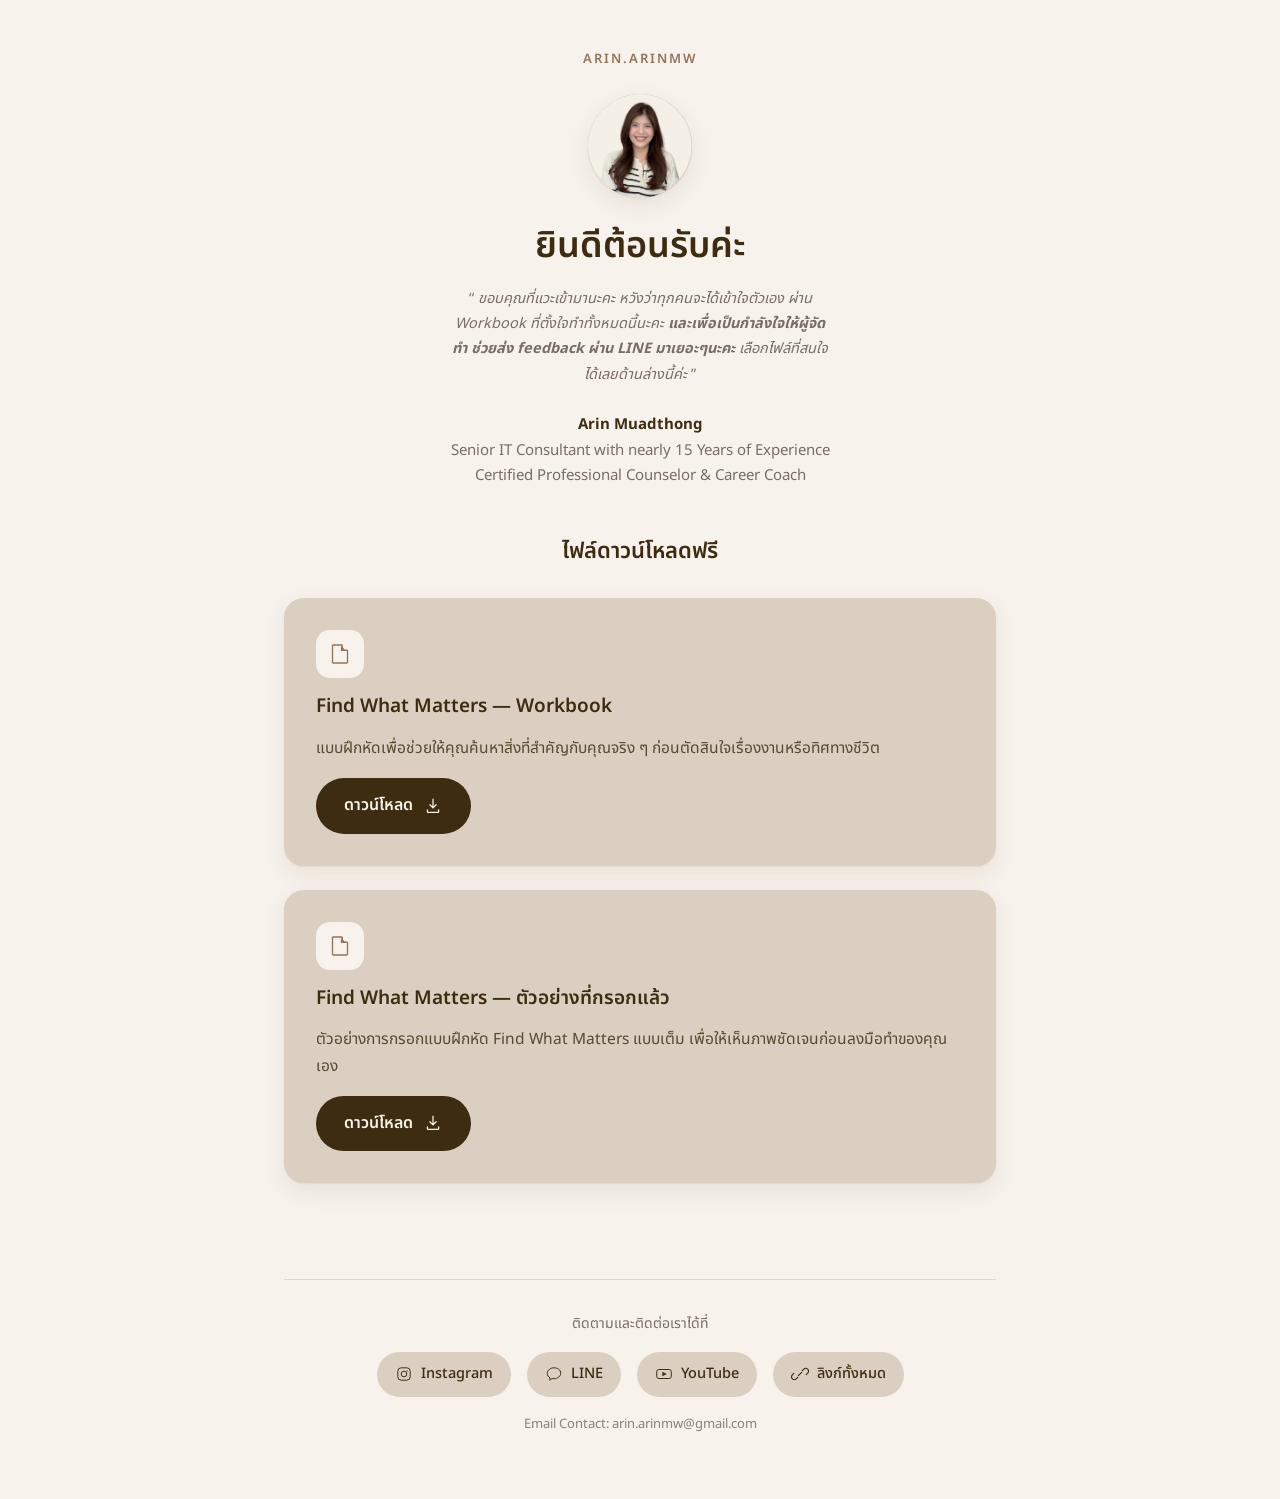
<file: free.html>
<!DOCTYPE html>
<html lang="th">
<head>
<meta charset="UTF-8" />
<meta name="viewport" content="width=device-width, initial-scale=1" />
<title>arin.arinmw | ฟรีดาวน์โหลด</title>
<meta name="description" content="ดาวน์โหลดไฟล์ฟรีจาก Decode Work เพื่อเริ่มต้นทำความเข้าใจตัวเองและงานที่ใช่สำหรับคุณ" />
<meta property="og:title" content="Decode Work | ทำงานเก่งในแบบคุณเอง" />
<meta property="og:description" content="ดาวน์โหลดไฟล์ฟรีจาก Decode Work" />
<meta property="og:image" content="Media/Decode Skilllane - Facebook.png" />
<link rel="preconnect" href="https://fonts.googleapis.com" />
<link rel="preconnect" href="https://fonts.gstatic.com" crossorigin />
<link href="https://fonts.googleapis.com/css2?family=Taviraj:wght@400;500;600;700&family=Noto+Sans+Thai:wght@400;500;600;700&display=swap" rel="stylesheet" />
<link rel="stylesheet" href="site.css" />
</head>
<body>
<div class="page">

  <header class="hero">
    <p class="eyebrow">arin.arinmw</p>
    <img class="avatar" src="Media/Profile%20final%20with%20circle.jpg" alt="รูปโปรไฟล์ของ Arin Muadthong ผู้ก่อตั้ง Decode Work" />
    <h1>ยินดีต้อนรับค่ะ</h1>
    <p class="welcome-text">
      ขอบคุณที่แวะเข้ามานะคะ หวังว่าทุกคนจะได้เข้าใจตัวเอง 
      ผ่าน Workbook ที่ตั้งใจทำทั้งหมดนี้นะคะ
      <b>และเพื่อเป็นกำลังใจให้ผู้จัดทำ ช่วยส่ง feedback ผ่าน LINE มาเยอะๆนะคะ</b>
      เลือกไฟล์ที่สนใจได้เลยด้านล่างนี้ค่ะ
    </p>
    <p class="hero-signature"><strong>Arin Muadthong</strong>
    <br>Senior IT Consultant with nearly 15 Years of Experience
    <br>Certified Professional Counselor &amp; Career Coach
    </p>
  </header>

  <main>
    <section aria-labelledby="list-heading">
      <h2 id="list-heading" class="section-heading">ไฟล์ดาวน์โหลดฟรี</h2>
      <ul class="cards">

        <li class="card">
          <div class="card-icon" aria-hidden="true">
            <svg viewBox="0 0 256 256" fill="none" xmlns="http://www.w3.org/2000/svg"><path d="M200 88h-48V40a8 8 0 0 0-8-8H56a8 8 0 0 0-8 8v176a8 8 0 0 0 8 8h144a8 8 0 0 0 8-8V96a8 8 0 0 0-8-8Zm-56-32 32 32h-32Z" stroke="currentColor" stroke-width="14" stroke-linejoin="round"/></svg>
          </div>
          <h3>Find What Matters — Workbook</h3>
          <p>แบบฝึกหัดเพื่อช่วยให้คุณค้นหาสิ่งที่สำคัญกับคุณจริง ๆ ก่อนตัดสินใจเรื่องงานหรือทิศทางชีวิต</p>
          <a class="btn btn-primary" href="download-free-workbook.html">
            ดาวน์โหลด
            <svg viewBox="0 0 256 256" fill="none" aria-hidden="true"><path d="M128 152V40M88 112l40 40 40-40M56 176v24a8 8 0 0 0 8 8h128a8 8 0 0 0 8-8v-24" stroke="currentColor" stroke-width="16" stroke-linecap="round" stroke-linejoin="round"/></svg>
          </a>
        </li>

        <li class="card">
          <div class="card-icon" aria-hidden="true">
            <svg viewBox="0 0 256 256" fill="none" xmlns="http://www.w3.org/2000/svg"><path d="M200 88h-48V40a8 8 0 0 0-8-8H56a8 8 0 0 0-8 8v176a8 8 0 0 0 8 8h144a8 8 0 0 0 8-8V96a8 8 0 0 0-8-8Zm-56-32 32 32h-32Z" stroke="currentColor" stroke-width="14" stroke-linejoin="round"/></svg>
          </div>
          <h3>Find What Matters — ตัวอย่างที่กรอกแล้ว</h3>
          <p>ตัวอย่างการกรอกแบบฝึกหัด Find What Matters แบบเต็ม เพื่อให้เห็นภาพชัดเจนก่อนลงมือทำของคุณเอง</p>
          <a class="btn btn-primary" href="download-free-example.html">
            ดาวน์โหลด
            <svg viewBox="0 0 256 256" fill="none" aria-hidden="true"><path d="M128 152V40M88 112l40 40 40-40M56 176v24a8 8 0 0 0 8 8h128a8 8 0 0 0 8-8v-24" stroke="currentColor" stroke-width="16" stroke-linecap="round" stroke-linejoin="round"/></svg>
          </a>
        </li>

      </ul>
    </section>
  </main>

  <footer class="site-footer">
    <p>ติดตามและติดต่อเราได้ที่</p>
    <div class="social-links">
      <a class="social-link" href="https://www.instagram.com/arin.arinmw" target="_blank" rel="noopener">
        <svg viewBox="0 0 256 256" fill="none" aria-hidden="true"><rect x="40" y="40" width="176" height="176" rx="48" stroke="currentColor" stroke-width="14"/><circle cx="128" cy="128" r="40" stroke="currentColor" stroke-width="14"/><circle cx="172" cy="84" r="9" fill="currentColor"/></svg>
        Instagram
      </a>
      <a class="social-link" href="https://line.me/R/ti/p/@876jysiy?ts=08031747&amp;oat_content=url" target="_blank" rel="noopener">
        <svg viewBox="0 0 256 256" fill="none" aria-hidden="true"><path d="M128 40c-52.9 0-96 35.5-96 79.3 0 26.9 16.3 50.6 41.1 65.2-1.8 6.4-6.6 23.3-7.6 27-1.2 4.5 1.7 4.5 3.5 3.3 1.4-.9 22.7-15.4 32-21.7 8.7 1.3 17.7 2 27 2 52.9 0 96-35.5 96-79.3S180.9 40 128 40Z" stroke="currentColor" stroke-width="14" stroke-linejoin="round"/></svg>
        LINE
      </a>
      <a class="social-link" href="https://www.youtube.com/@arinmw" target="_blank" rel="noopener">
        <svg viewBox="0 0 256 256" fill="none" aria-hidden="true"><rect x="24" y="64" width="208" height="128" rx="32" stroke="currentColor" stroke-width="14"/><path d="M104 96l64 32-64 32Z" fill="currentColor"/></svg>
        YouTube
      </a>
      <a class="social-link" href="https://lnk.bio/arin.arinmw" target="_blank" rel="noopener">
        <svg viewBox="0 0 256 256" fill="none" aria-hidden="true"><path d="M104 152l48-48M96 176l-24 24a40 40 0 0 1-56-56l24-24M160 80l24-24a40 40 0 0 1 56 56l-24 24" stroke="currentColor" stroke-width="16" stroke-linecap="round" stroke-linejoin="round"/></svg>
        ลิงก์ทั้งหมด
      </a>
    </div>
    <p class="copyright">Email Contact: arin.arinmw@gmail.com</p>
  </footer>

</div>
</body>
</html>
</file>
<file: site.css>
/* Decode Work — shared styles for standalone download pages */

:root {
  --bg: #f7f2ec;
  --surface: #dacfc0;
  --text: #3d2c10;
  --text-muted: #7b6c65;
  --accent: #937358;
  --accent-soft: #8c7e70;
  --btn-primary-bg: #3d2c10;
  --btn-primary-bg-hover: #2b1f0b;
  --btn-primary-text: #f7f2ec;
  --hairline: rgba(61, 44, 16, 0.14);
  --shadow-card: 0 1px 2px rgba(61, 44, 16, 0.06), 0 8px 24px rgba(61, 44, 16, 0.08);
  --radius-lg: 20px;
  --radius-md: 14px;
  --radius-full: 999px;
  --space-1: 8px;
  --space-2: 16px;
  --space-3: 24px;
  --space-4: 32px;
  --space-5: 48px;
  --space-6: 64px;
  --space-7: 96px;
  --font-display: "IBM Plex Sans Thai", "Noto Sans Thai", serif;
  --font-body: "Noto Sans Thai", "IBM Plex Sans Thai", sans-serif;
}

*,
*::before,
*::after {
  box-sizing: border-box;
}

html {
  -webkit-text-size-adjust: 100%;
}

body {
  margin: 0;
  background: var(--bg);
  color: var(--text);
  font-family: var(--font-body);
  font-size: 16px;
  line-height: 1.7;
  -webkit-font-smoothing: antialiased;
}

img {
  max-width: 100%;
  display: block;
}

h1,
h2,
h3 {
  font-family: var(--font-display);
  color: var(--text);
  font-weight: 600;
  line-height: 1.35;
  margin: 0;
  text-wrap: balance;
}

p {
  margin: 0;
}

a {
  color: inherit;
}

a:focus-visible,
button:focus-visible {
  outline: 3px solid var(--text);
  outline-offset: 3px;
  border-radius: 6px;
}

@media (prefers-reduced-motion: reduce) {
  * {
    animation-duration: 0.001ms !important;
    animation-iteration-count: 1 !important;
    transition-duration: 0.001ms !important;
    scroll-behavior: auto !important;
  }
}

.page {
  max-width: 760px;
  margin: 0 auto;
  padding: var(--space-5) var(--space-3) var(--space-6);
}

.page-narrow {
  max-width: 560px;
}

/* Hero / welcome section */

.hero {
  text-align: center;
  padding-bottom: var(--space-5);
}

.eyebrow {
  font-family: var(--font-body);
  font-size: 13px;
  font-weight: 600;
  letter-spacing: 0.16em;
  color: var(--accent);
  text-transform: uppercase;
  margin-bottom: var(--space-3);
}

.avatar {
  width: 104px;
  height: 104px;
  border-radius: 50%;
  object-fit: cover;
  margin: 0 auto var(--space-3);
  box-shadow: var(--shadow-card);
}

.hero h1 {
  font-size: clamp(28px, 4vw, 36px);
  margin-bottom: var(--space-2);
}

.welcome-text {
  color: var(--text-muted);
  font-size: 14.5px;
  font-style: italic;
  line-height: 1.75;
  max-width: 48ch;
  margin: 0 auto;
}

.welcome-text::before {
  content: "\201C";
  font-style: normal;
  color: var(--accent);
}

.welcome-text::after {
  content: "\201D";
  font-style: normal;
  color: var(--accent);
}

.hero-signature {
  margin-top: var(--space-3);
  font-size: 15px;
  color: var(--text-muted);
}

.hero-signature strong {
  color: var(--text);
}

/* Resource list */

.section-heading {
  font-size: 22px;
  text-align: center;
  margin-bottom: var(--space-4);
}

.cards {
  list-style: none;
  margin: 0;
  padding: 0;
  display: grid;
  gap: var(--space-3);
}

.card {
  background: var(--surface);
  border-radius: var(--radius-lg);
  padding: var(--space-4);
  box-shadow: var(--shadow-card);
  display: flex;
  flex-direction: column;
  gap: var(--space-2);
}

.card-icon {
  width: 48px;
  height: 48px;
  border-radius: var(--radius-md);
  background: var(--bg);
  display: flex;
  align-items: center;
  justify-content: center;
  color: var(--accent);
  flex-shrink: 0;
}

.card-icon svg {
  width: 24px;
  height: 24px;
}

.card h3 {
  font-size: 19px;
}

.card p {
  color: var(--text);
  opacity: 0.82;
  font-size: 15.5px;
}

/* Buttons */

.btn {
  display: inline-flex;
  align-items: center;
  justify-content: center;
  gap: 10px;
  border: none;
  border-radius: var(--radius-full);
  font-family: var(--font-body);
  font-size: 16px;
  font-weight: 600;
  padding: 14px 28px;
  min-height: 48px;
  cursor: pointer;
  text-decoration: none;
  transition: background-color 200ms ease, transform 150ms ease;
}

.btn svg {
  width: 20px;
  height: 20px;
  flex-shrink: 0;
}

.btn-primary {
  background: var(--btn-primary-bg);
  color: var(--btn-primary-text);
  align-self: flex-start;
}

.btn-primary:hover {
  background: var(--btn-primary-bg-hover);
}

.btn-primary:active {
  transform: scale(0.98);
}

.btn-large {
  width: 100%;
  font-size: 17px;
  padding: 16px 28px;
}

/* Download confirmation card */

.download-card {
  background: var(--surface);
  border-radius: var(--radius-lg);
  padding: var(--space-5) var(--space-4);
  box-shadow: var(--shadow-card);
  text-align: center;
  display: flex;
  flex-direction: column;
  align-items: center;
  gap: var(--space-2);
}

.download-card .card-icon {
  width: 64px;
  height: 64px;
  margin-bottom: var(--space-1);
}

.download-card .card-icon svg {
  width: 32px;
  height: 32px;
}

.download-card h1 {
  font-size: 24px;
}

.download-card p {
  color: var(--text);
  opacity: 0.82;
  font-size: 15.5px;
  max-width: 40ch;
}

.download-card .btn {
  margin-top: var(--space-2);
}

.back-link {
  display: inline-flex;
  align-items: center;
  gap: 6px;
  color: var(--text-muted);
  text-decoration: none;
  font-size: 14.5px;
  margin-bottom: var(--space-4);
}

.back-link:hover {
  color: var(--text);
  text-decoration: underline;
}

/* Footer */

.site-footer {
  margin-top: var(--space-7);
  padding-top: var(--space-4);
  border-top: 1px solid var(--hairline);
  text-align: center;
  color: var(--text-muted);
  font-size: 14px;
}

.social-links {
  display: flex;
  flex-wrap: wrap;
  justify-content: center;
  gap: var(--space-1) var(--space-2);
  margin: var(--space-2) 0;
}

.social-link {
  display: inline-flex;
  align-items: center;
  gap: 8px;
  padding: 10px 18px;
  min-height: 44px;
  border-radius: var(--radius-full);
  background: var(--surface);
  color: var(--text);
  text-decoration: none;
  font-size: 14.5px;
  font-weight: 500;
  transition: background-color 200ms ease;
}

.social-link:hover {
  background: var(--accent-soft);
  color: var(--bg);
}

.social-link svg {
  width: 18px;
  height: 18px;
}

.copyright {
  margin-top: var(--space-2);
  font-size: 13px;
  opacity: 0.85;
}

/* Course hero banner */

.course-banner {
  border-radius: var(--radius-lg);
  overflow: hidden;
  box-shadow: var(--shadow-card);
  margin-bottom: var(--space-4);
}

/* Portfolio page — section blocks */

.section-block {
  margin-bottom: var(--space-6);
}

.section-intro {
  color: var(--text);
  opacity: 0.85;
  font-size: 15.5px;
  text-align: center;
  max-width: 56ch;
  margin: 0 auto var(--space-3);
}

.subsection-heading {
  font-size: 18px;
  margin: var(--space-5) 0 var(--space-3);
  text-align: center;
}

/* Mission card */

.mission-card {
  background: var(--surface);
  border-radius: var(--radius-lg);
  padding: var(--space-5) var(--space-4);
  box-shadow: var(--shadow-card);
}

.mission-card p {
  font-size: 17px;
  line-height: 1.85;
}

.mission-card p + p {
  margin-top: var(--space-3);
}

/* Career highlight list */

.intro-list {
  list-style: none;
  margin: var(--space-3) auto 0;
  padding: 0;
  max-width: 56ch;
  display: grid;
  gap: 10px;
}

.intro-list li {
  position: relative;
  padding-left: 22px;
  color: var(--text);
  font-size: 15.5px;
  line-height: 1.6;
}

.intro-list li::before {
  content: "";
  position: absolute;
  left: 0;
  top: 9px;
  width: 8px;
  height: 8px;
  border-radius: 50%;
  background: var(--accent);
}

/* Timeline */

.timeline {
  list-style: none;
  margin: 0;
  padding: 0;
  position: relative;
}

.timeline::before {
  content: "";
  position: absolute;
  left: 7px;
  top: 8px;
  bottom: 8px;
  width: 2px;
  background: var(--hairline);
}

.timeline-item {
  position: relative;
  padding-left: 32px;
  padding-bottom: var(--space-4);
}

.timeline-item:last-child {
  padding-bottom: 0;
}

.timeline-marker {
  position: absolute;
  left: 0;
  top: 6px;
  width: 16px;
  height: 16px;
  border-radius: 50%;
  background: var(--bg);
  border: 3px solid var(--accent);
}

.timeline-role {
  font-weight: 600;
  font-size: 16.5px;
  color: var(--text);
  display: block;
}

.timeline-company {
  color: var(--accent);
  font-weight: 600;
}

.timeline-date {
  font-size: 13.5px;
  color: var(--text-muted);
  margin: 3px 0 8px;
}

.timeline-desc {
  font-size: 15px;
  color: var(--text);
  opacity: 0.82;
}

/* Certification group headings */

.cert-group-heading {
  display: flex;
  align-items: center;
  gap: 12px;
  margin: var(--space-5) 0 var(--space-3);
  font-size: 17px;
  letter-spacing: 0.01em;
}

.cert-group-heading--first {
  margin-top: 0;
}

.cert-group-heading::after {
  content: "";
  flex: 1 1 auto;
  height: 1px;
  background: var(--hairline);
}

.cert-group-icon {
  width: 34px;
  height: 34px;
  border-radius: 50%;
  background: var(--surface);
  color: var(--accent);
  display: flex;
  align-items: center;
  justify-content: center;
  flex-shrink: 0;
}

.cert-group-icon svg {
  width: 17px;
  height: 17px;
}

/* Certification badges */

.badge-grid {
  list-style: none;
  margin: 0;
  padding: 0;
  display: grid;
  grid-template-columns: repeat(auto-fill, minmax(220px, 1fr));
  gap: var(--space-2);
  justify-content: start;
}

.badge {
  display: flex;
  align-items: center;
  gap: 12px;
  background: var(--surface);
  border-radius: var(--radius-md);
  padding: 14px 16px;
  min-height: 102px;
  font-size: 14.5px;
  color: var(--text);
  box-shadow: var(--shadow-card);
}

.badge svg {
  color: var(--accent);
  flex-shrink: 0;
  width: 22px;
  height: 22px;
}

.education-note {
  margin-top: var(--space-4);
  font-size: 14.5px;
  color: var(--text-muted);
  text-align: center;
  max-width: 56ch;
  margin-left: auto;
  margin-right: auto;
}

/* Outline button variant */

.btn-outline {
  background: transparent;
  border: 2px solid var(--btn-primary-bg);
  color: var(--btn-primary-bg);
}

.btn-outline:hover {
  background: var(--btn-primary-bg);
  color: var(--btn-primary-text);
}

@media (max-width: 480px) {
  .page {
    padding: var(--space-4) var(--space-2) var(--space-5);
  }

  .card,
  .download-card {
    padding: var(--space-3);
  }
}
</file>
